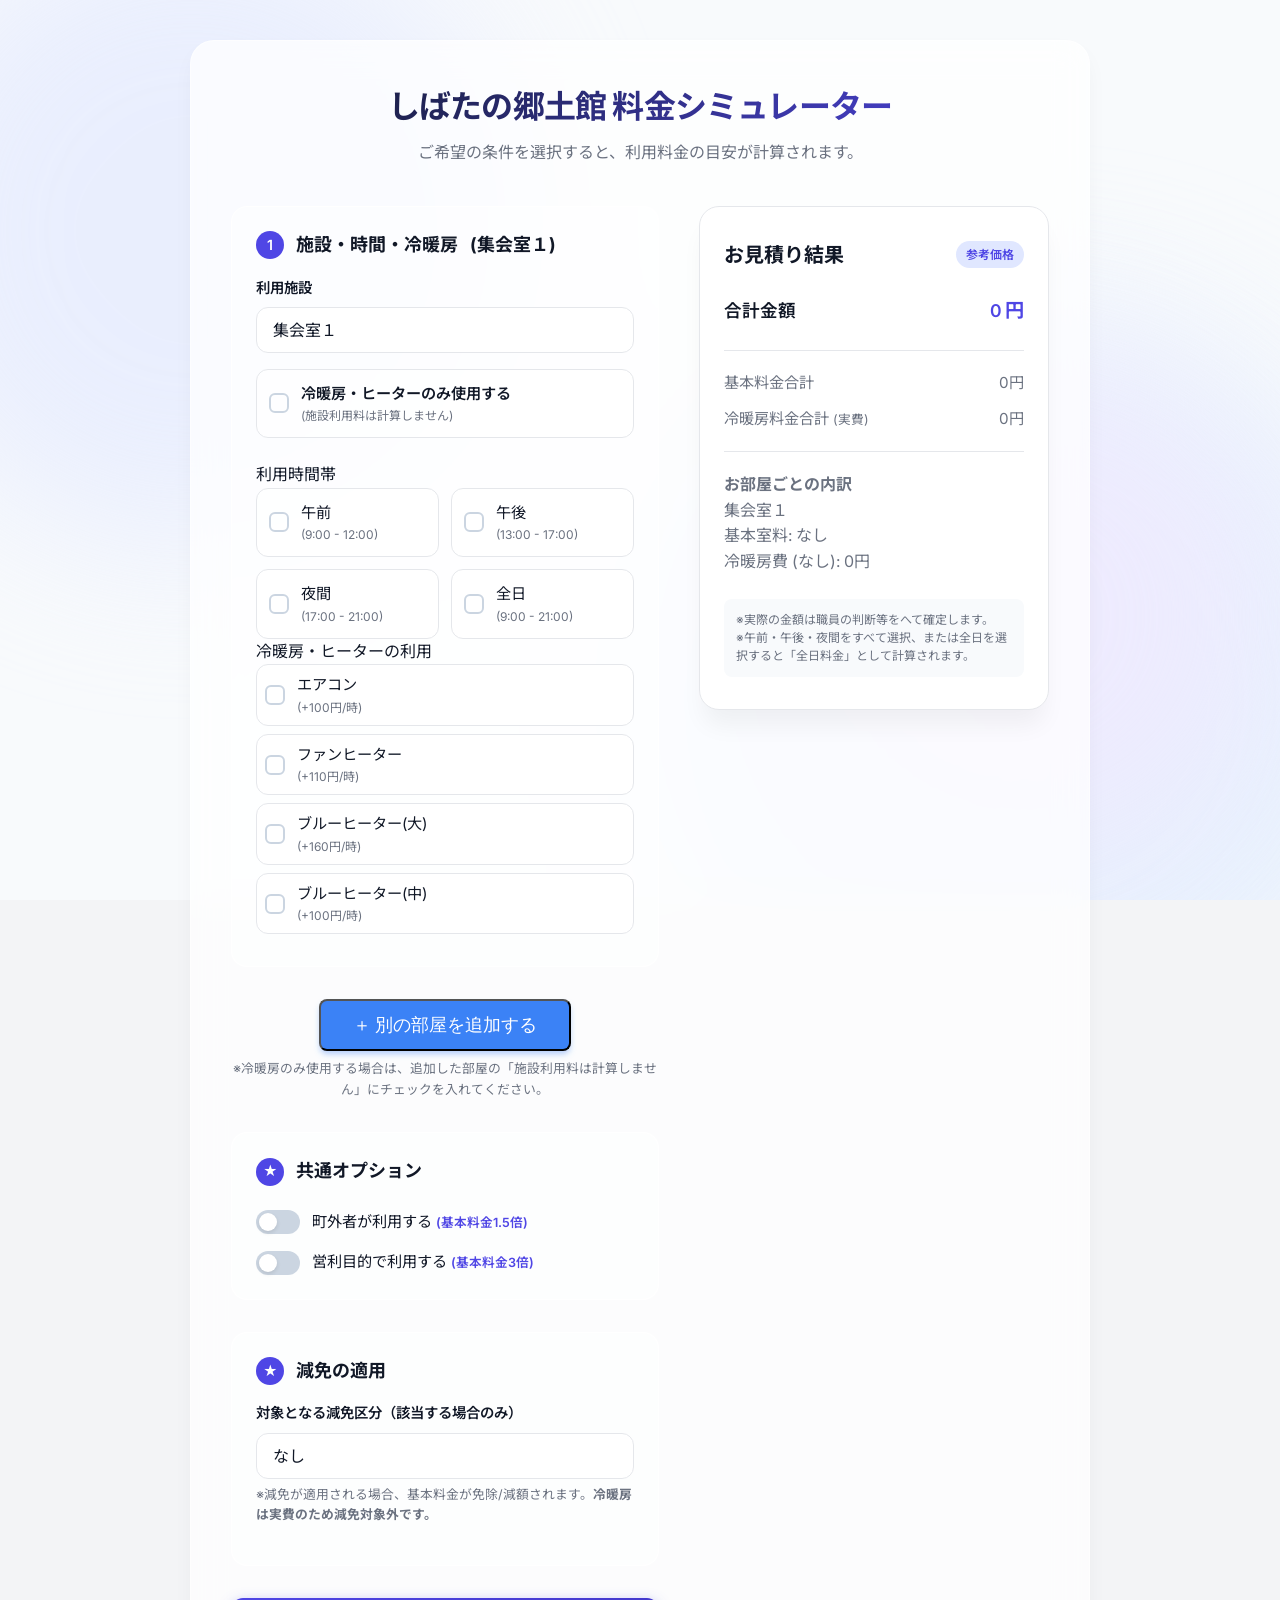
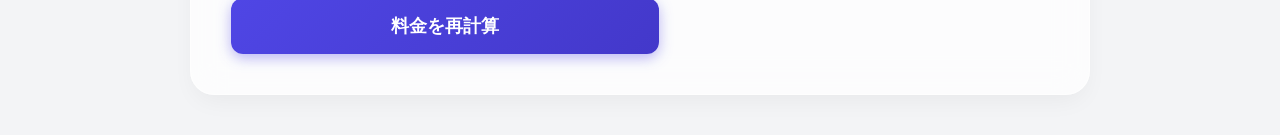
<file: index.html>
<!DOCTYPE html>
<html lang="ja">

<head>
    <meta charset="UTF-8">
    <meta name="viewport" content="width=device-width, initial-scale=1.0">
    <title>しばたの郷土館 料金シミュレーター</title>
    <meta name="description" content="しばたの郷土館の施設利用料金を自動計算するツールです。">
    <link rel="preconnect" href="https://fonts.googleapis.com">
    <link rel="preconnect" href="https://fonts.gstatic.com" crossorigin>
    <link
        href="https://fonts.googleapis.com/css2?family=Inter:wght@400;500;600;700&family=Noto+Sans+JP:wght@400;500;700&display=swap"
        rel="stylesheet">
    <link rel="stylesheet" href="./style.css">
</head>

<body>
    <div class="background-mesh">
        <div class="blob blob-1"></div>
        <div class="blob blob-2"></div>
        <div class="blob blob-3"></div>
    </div>

    <div class="container glassmorphism-panel">
        <header class="header">
            <h1>しばたの郷土館 料金シミュレーター</h1>
            <p>ご希望の条件を選択すると、利用料金の目安が計算されます。</p>
        </header>

        <main class="main-content">
            <form id="calculator-form" class="form">

                <div id="rooms-container">
                    <!-- Dynamic Room Sections will be injected here -->
                </div>

                <div class="add-room-wrapper" style="text-align: center; margin: 32px 0;">
                    <button type="button" id="add-room-btn" class="primary-btn"
                        style="color: white; font-size: 1.1rem; padding: 12px 32px; background-color: #3b82f6; box-shadow: 0 4px 6px -1px rgba(59, 130, 246, 0.4); border-radius: 8px;">＋
                        別の部屋を追加する</button>
                    <small class="helper-text"
                        style="display:block; margin-top:8px;">※冷暖房のみ使用する場合は、追加した部屋の「施設利用料は計算しません」にチェックを入れてください。</small>
                </div>

                <!-- Global Options Section -->
                <section class="form-section">
                    <h2><span class="step-num">★</span>共通オプション</h2>

                    <div class="toggles-group">
                        <label class="toggle-switch">
                            <input type="checkbox" id="out_of_town">
                            <span class="slider"></span>
                            <span class="toggle-label">町外者が利用する <small>(基本料金1.5倍)</small></span>
                        </label>

                        <label class="toggle-switch">
                            <input type="checkbox" id="for_profit">
                            <span class="slider"></span>
                            <span class="toggle-label">営利目的で利用する <small>(基本料金3倍)</small></span>
                        </label>
                    </div>
                </section>

                <!-- Reductions Section -->
                <section class="form-section">
                    <h2><span class="step-num">★</span>減免の適用</h2>
                    <div class="input-group">
                        <label for="reduction">対象となる減免区分（該当する場合のみ）</label>
                        <select id="reduction">
                            <!-- JavaScript populates this -->
                        </select>
                        <small class="helper-text">※減免が適用される場合、基本料金が免除/減額されます。<strong>冷暖房は実費のため減免対象外です。</strong></small>
                    </div>
                </section>

                <div class="form-actions">
                    <button type="submit" class="calculate-btn">
                        <span class="btn-text">料金を再計算</span>
                        <div class="loader" style="display:none;"></div>
                    </button>
                </div>
            </form>

            <!-- Result Box -->
            <aside class="result-box" id="result-box">
                <div class="result-header">
                    <h2>お見積り結果</h2>
                    <span class="badge">参考価格</span>
                </div>

                <div class="result-content">
                    <div class="price-row main-price">
                        <span>合計金額</span>
                        <div class="price-value"><span id="total-price">0</span>円</div>
                    </div>

                    <div class="divider"></div>

                    <div class="price-details" id="price-breakdown">
                        <div class="price-row summary-row">
                            <span>基本料金合計</span>
                            <span><span id="base-price">0</span>円</span>
                        </div>
                        <div class="price-row highlight-discount summary-row" id="discount-row" style="display: none;">
                            <span>→ 減免適用後</span>
                            <span><span id="discounted-base">0</span>円</span>
                        </div>
                        <div class="price-row summary-row">
                            <span>冷暖房料金合計 <small>(実費)</small></span>
                            <span><span id="total-ac-price">0</span>円</span>
                        </div>

                        <div class="divider"></div>
                        <h4>お部屋ごとの内訳</h4>
                        <div id="room-details-container">
                            <!-- JS injected details -->
                        </div>
                    </div>

                    <div class="notes">
                        <p>※実際の金額は職員の判断等をへて確定します。<br>※午前・午後・夜間をすべて選択、または全日を選択すると「全日料金」として計算されます。</p>
                    </div>
                </div>
            </aside>
        </main>
    </div>

    <!-- Template for Room -->
    <template id="room-template">
        <section class="form-section room-section">
            <div class="room-header">
                <h2><span class="step-num room-num">1</span>施設・時間・冷暖房 <span class="room-title-text"></span></h2>
                <button type="button" class="remove-room-btn text-danger" style="display:none;">削除</button>
            </div>

            <div class="input-group mt-3">
                <label>利用施設</label>
                <select class="facility-select" required>
                </select>
            </div>

            <div class="input-group">
                <label class="custom-checkbox m-0">
                    <input type="checkbox" class="ac-only-cb">
                    <span class="checkmark"></span>
                    <span class="label-text">冷暖房・ヒーターのみ使用する <small>(施設利用料は計算しません)</small></span>
                </label>
            </div>

            <div class="slots-container mt-3">
                <label class="font-semibold mb-2 block">利用時間帯</label>
                <div class="checkbox-group slots-group">
                    <label class="custom-checkbox">
                        <input type="checkbox" class="slot-cb" value="morning">
                        <span class="checkmark"></span>
                        <span class="label-text">午前 <small>(9:00 - 12:00)</small></span>
                    </label>
                    <label class="custom-checkbox">
                        <input type="checkbox" class="slot-cb" value="afternoon">
                        <span class="checkmark"></span>
                        <span class="label-text">午後 <small>(13:00 - 17:00)</small></span>
                    </label>
                    <label class="custom-checkbox">
                        <input type="checkbox" class="slot-cb" value="night">
                        <span class="checkmark"></span>
                        <span class="label-text">夜間 <small>(17:00 - 21:00)</small></span>
                    </label>
                    <label class="custom-checkbox">
                        <input type="checkbox" class="slot-cb" value="full">
                        <span class="checkmark"></span>
                        <span class="label-text">全日 <small>(9:00 - 21:00)</small></span>
                    </label>
                </div>
            </div>

            <div class="ac-container mt-3">
                <label class="font-semibold mb-2 block">冷暖房・ヒーターの利用</label>
                <div class="ac-list-container">
                    <!-- JS will populate AC items here -->
                </div>
            </div>
        </section>
    </template>

    <script src="./script.js"></script>
</body>

</html>
</file>
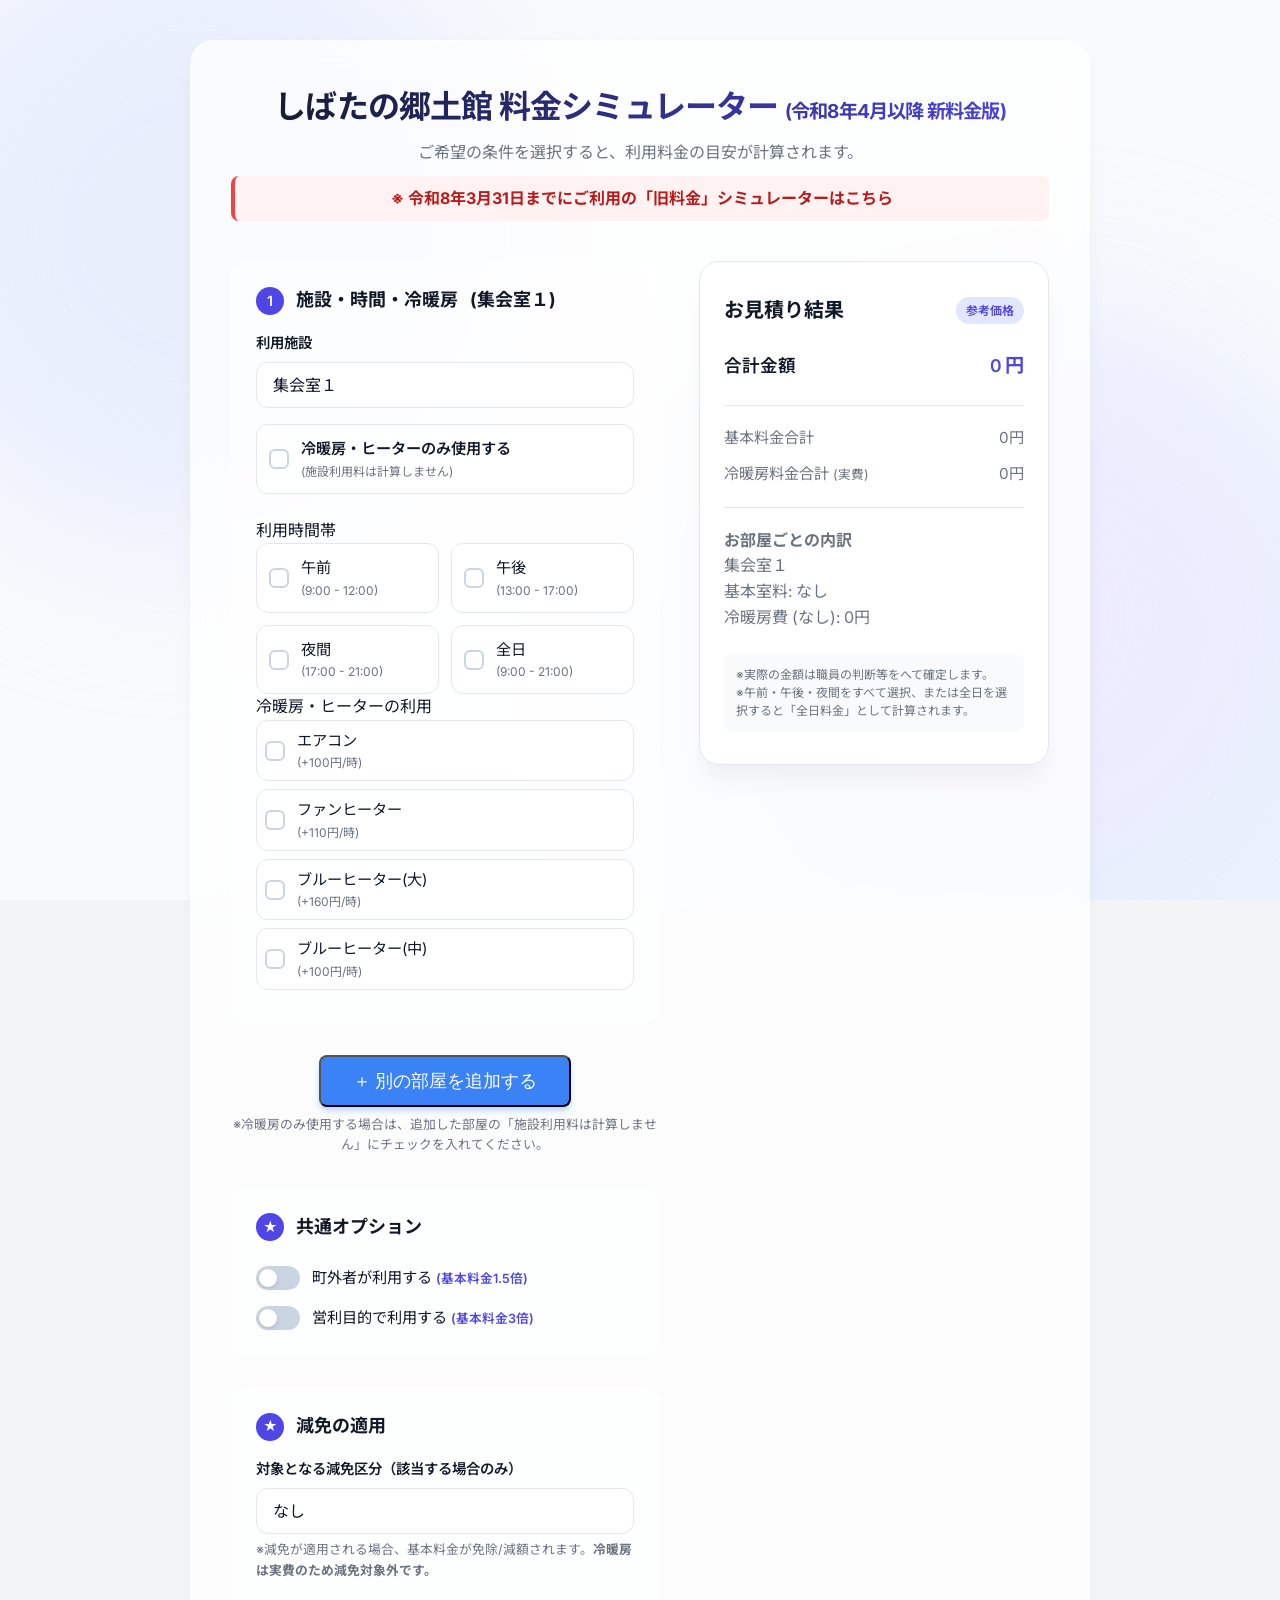
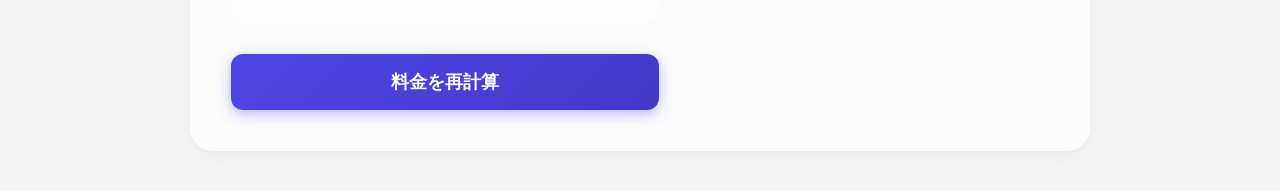
<file: new.html>
<!DOCTYPE html>
<html lang="ja">

<head>
    <meta charset="UTF-8">
    <meta name="viewport" content="width=device-width, initial-scale=1.0">
    <title>しばたの郷土館 料金シミュレーター (新料金版)</title>
    <meta name="description" content="しばたの郷土館の新施設利用料金を自動計算するツールです。">
    <link rel="preconnect" href="https://fonts.googleapis.com">
    <link rel="preconnect" href="https://fonts.gstatic.com" crossorigin>
    <link
        href="https://fonts.googleapis.com/css2?family=Inter:wght@400;500;600;700&family=Noto+Sans+JP:wght@400;500;700&display=swap"
        rel="stylesheet">
    <link rel="stylesheet" href="./style.css">
</head>

<body>
    <div class="background-mesh">
        <div class="blob blob-1"></div>
        <div class="blob blob-2"></div>
        <div class="blob blob-3"></div>
    </div>

    <div class="container glassmorphism-panel">
        <header class="header">
            <h1>しばたの郷土館 料金シミュレーター <span style="font-size: 0.6em; color: #e11d48;">(令和8年4月以降 新料金版)</span></h1>
            <p>ご希望の条件を選択すると、利用料金の目安が計算されます。</p>
            <div style="margin-top: 10px; background-color: #fef2f2; padding: 10px; border-radius: 8px; border-left: 4px solid #ef4444;">
                <a href="./index.html" style="color: #b91c1c; font-weight: bold; text-decoration: none;">※ 令和8年3月31日までにご利用の「旧料金」シミュレーターはこちら</a>
            </div>
        </header>

        <main class="main-content">
            <form id="calculator-form" class="form">

                <div id="rooms-container">
                    <!-- Dynamic Room Sections will be injected here -->
                </div>

                <div class="add-room-wrapper" style="text-align: center; margin: 32px 0;">
                    <button type="button" id="add-room-btn" class="primary-btn"
                        style="color: white; font-size: 1.1rem; padding: 12px 32px; background-color: #3b82f6; box-shadow: 0 4px 6px -1px rgba(59, 130, 246, 0.4); border-radius: 8px;">＋
                        別の部屋を追加する</button>
                    <small class="helper-text"
                        style="display:block; margin-top:8px;">※冷暖房のみ使用する場合は、追加した部屋の「施設利用料は計算しません」にチェックを入れてください。</small>
                </div>

                <!-- Global Options Section -->
                <section class="form-section">
                    <h2><span class="step-num">★</span>共通オプション</h2>

                    <div class="toggles-group">
                        <label class="toggle-switch">
                            <input type="checkbox" id="out_of_town">
                            <span class="slider"></span>
                            <span class="toggle-label">町外者が利用する <small>(基本料金1.5倍)</small></span>
                        </label>

                        <label class="toggle-switch">
                            <input type="checkbox" id="for_profit">
                            <span class="slider"></span>
                            <span class="toggle-label">営利目的で利用する <small>(基本料金3倍)</small></span>
                        </label>
                    </div>
                </section>

                <!-- Reductions Section -->
                <section class="form-section">
                    <h2><span class="step-num">★</span>減免の適用</h2>
                    <div class="input-group">
                        <label for="reduction">対象となる減免区分（該当する場合のみ）</label>
                        <select id="reduction">
                            <!-- JavaScript populates this -->
                        </select>
                        <small class="helper-text">※減免が適用される場合、基本料金が免除/減額されます。<strong>冷暖房は実費のため減免対象外です。</strong></small>
                    </div>
                </section>

                <div class="form-actions">
                    <button type="submit" class="calculate-btn">
                        <span class="btn-text">料金を再計算</span>
                        <div class="loader" style="display:none;"></div>
                    </button>
                </div>
            </form>

            <!-- Result Box -->
            <aside class="result-box" id="result-box">
                <div class="result-header">
                    <h2>お見積り結果</h2>
                    <span class="badge">参考価格</span>
                </div>

                <div class="result-content">
                    <div class="price-row main-price">
                        <span>合計金額</span>
                        <div class="price-value"><span id="total-price">0</span>円</div>
                    </div>

                    <div class="divider"></div>

                    <div class="price-details" id="price-breakdown">
                        <div class="price-row summary-row">
                            <span>基本料金合計</span>
                            <span><span id="base-price">0</span>円</span>
                        </div>
                        <div class="price-row highlight-discount summary-row" id="discount-row" style="display: none;">
                            <span>→ 減免適用後</span>
                            <span><span id="discounted-base">0</span>円</span>
                        </div>
                        <div class="price-row summary-row">
                            <span>冷暖房料金合計 <small>(実費)</small></span>
                            <span><span id="total-ac-price">0</span>円</span>
                        </div>

                        <div class="divider"></div>
                        <h4>お部屋ごとの内訳</h4>
                        <div id="room-details-container">
                            <!-- JS injected details -->
                        </div>
                    </div>

                    <div class="notes">
                        <p>※実際の金額は職員の判断等をへて確定します。<br>※午前・午後・夜間をすべて選択、または全日を選択すると「全日料金」として計算されます。</p>
                    </div>
                </div>
            </aside>
        </main>
    </div>

    <!-- Template for Room -->
    <template id="room-template">
        <section class="form-section room-section">
            <div class="room-header">
                <h2><span class="step-num room-num">1</span>施設・時間・冷暖房 <span class="room-title-text"></span></h2>
                <button type="button" class="remove-room-btn text-danger" style="display:none;">削除</button>
            </div>

            <div class="input-group mt-3">
                <label>利用施設</label>
                <select class="facility-select" required>
                </select>
            </div>

            <div class="input-group">
                <label class="custom-checkbox m-0">
                    <input type="checkbox" class="ac-only-cb">
                    <span class="checkmark"></span>
                    <span class="label-text">冷暖房・ヒーターのみ使用する <small>(施設利用料は計算しません)</small></span>
                </label>
            </div>

            <div class="slots-container mt-3">
                <label class="font-semibold mb-2 block">利用時間帯</label>
                <div class="checkbox-group slots-group">
                    <label class="custom-checkbox">
                        <input type="checkbox" class="slot-cb" value="morning">
                        <span class="checkmark"></span>
                        <span class="label-text">午前 <small>(9:00 - 12:00)</small></span>
                    </label>
                    <label class="custom-checkbox">
                        <input type="checkbox" class="slot-cb" value="afternoon">
                        <span class="checkmark"></span>
                        <span class="label-text">午後 <small>(13:00 - 17:00)</small></span>
                    </label>
                    <label class="custom-checkbox">
                        <input type="checkbox" class="slot-cb" value="night">
                        <span class="checkmark"></span>
                        <span class="label-text">夜間 <small>(17:00 - 21:00)</small></span>
                    </label>
                    <label class="custom-checkbox">
                        <input type="checkbox" class="slot-cb" value="full">
                        <span class="checkmark"></span>
                        <span class="label-text">全日 <small>(9:00 - 21:00)</small></span>
                    </label>
                </div>
            </div>

            <div class="ac-container mt-3">
                <label class="font-semibold mb-2 block">冷暖房・ヒーターの利用</label>
                <div class="ac-list-container">
                    <!-- JS will populate AC items here -->
                </div>
            </div>
        </section>
    </template>

    <script src="./script_new.js"></script>
</body>

</html>
</file>
<file: style.css>
:root {
    --primary: #4f46e5;
    --primary-hover: #4338ca;
    --bg-color: #f3f4f6;
    --panel-bg: rgba(255, 255, 255, 0.75);
    --glass-border: rgba(255, 255, 255, 0.5);
    --text-main: #111827;
    --text-muted: #6b7280;
    --border-color: #e5e7eb;
    --transition: 0.3s cubic-bezier(0.4, 0, 0.2, 1);
    --shadow: 0 10px 25px -5px rgba(0, 0, 0, 0.05), 0 8px 10px -6px rgba(0, 0, 0, 0.01);
}

* {
    box-sizing: border-box;
    margin: 0;
    padding: 0;
}

body {
    font-family: 'Inter', 'Noto Sans JP', sans-serif;
    background-color: var(--bg-color);
    color: var(--text-main);
    line-height: 1.6;
    min-height: 100vh;
    display: flex;
    justify-content: center;
    align-items: center;
    position: relative;
    overflow-x: hidden;
}

/* Background Mesh Gradient */
.background-mesh {
    position: fixed;
    top: 0;
    left: 0;
    width: 100vw;
    height: 100vh;
    z-index: -1;
    overflow: hidden;
    background: #f8fafc;
}

.blob {
    position: absolute;
    filter: blur(80px);
    opacity: 0.6;
    border-radius: 50%;
    animation: float 20s infinite ease-in-out alternate;
}

.blob-1 {
    top: -10%;
    left: -10%;
    width: 50vw;
    height: 50vw;
    background: #e0e7ff;
    animation-delay: 0s;
}

.blob-2 {
    bottom: -20%;
    right: -10%;
    width: 60vw;
    height: 60vw;
    background: #dbeafe;
    animation-delay: -5s;
}

.blob-3 {
    top: 40%;
    left: 60%;
    width: 40vw;
    height: 40vw;
    background: #f3e8ff;
    animation-delay: -10s;
}

@keyframes float {
    0% { transform: translate(0, 0) scale(1); }
    100% { transform: translate(5%, 10%) scale(1.1); }
}

/* Glassmorphism Panel */
.glassmorphism-panel {
    background: var(--panel-bg);
    backdrop-filter: blur(16px);
    -webkit-backdrop-filter: blur(16px);
    border: 1px solid var(--glass-border);
    border-radius: 24px;
    box-shadow: var(--shadow);
    width: 90%;
    max-width: 900px;
    margin: 40px auto;
    padding: 40px;
    position: relative;
    z-index: 1;
}

.header {
    text-align: center;
    margin-bottom: 40px;
}

.header h1 {
    font-size: 2rem;
    font-weight: 700;
    letter-spacing: -0.025em;
    color: var(--text-main);
    margin-bottom: 8px;
    background: linear-gradient(135deg, #111827, #4f46e5);
    -webkit-background-clip: text;
    -webkit-text-fill-color: transparent;
}

.header p {
    color: var(--text-muted);
    font-size: 1rem;
}

/* Main Layout */
.main-content {
    display: grid;
    grid-template-columns: 1fr 350px;
    gap: 40px;
}

@media (max-width: 800px) {
    .main-content {
        grid-template-columns: 1fr;
    }
}

/* Form Styles */
.form-section {
    margin-bottom: 32px;
    background: rgba(255, 255, 255, 0.4);
    padding: 24px;
    border-radius: 16px;
    border: 1px solid rgba(255, 255, 255, 0.8);
}

.form-section h2 {
    font-size: 1.125rem;
    margin-bottom: 16px;
    display: flex;
    align-items: center;
    gap: 12px;
}

.step-num {
    background: var(--primary);
    color: white;
    width: 28px;
    height: 28px;
    border-radius: 50%;
    display: inline-flex;
    justify-content: center;
    align-items: center;
    font-size: 0.875rem;
    font-weight: 600;
}

.input-group {
    margin-bottom: 16px;
    display: flex;
    flex-direction: column;
}

.input-group label {
    font-size: 0.9rem;
    font-weight: 600;
    margin-bottom: 8px;
    color: var(--text-main);
}

select, input[type="number"] {
    width: 100%;
    padding: 12px 16px;
    border-radius: 12px;
    border: 1px solid var(--border-color);
    background: rgba(255, 255, 255, 0.8);
    font-family: inherit;
    font-size: 1rem;
    color: var(--text-main);
    transition: var(--transition);
    appearance: none;
    outline: none;
}

select:focus, input[type="number"]:focus {
    border-color: var(--primary);
    box-shadow: 0 0 0 3px rgba(79, 70, 229, 0.15);
}

.helper-text {
    font-size: 0.8rem;
    color: var(--text-muted);
    margin-top: 6px;
}

/* Checkboxes (Slots) */
.slots-group {
    display: grid;
    grid-template-columns: repeat(2, 1fr);
    gap: 12px;
}

.custom-checkbox {
    position: relative;
    display: flex;
    padding: 12px;
    border-radius: 12px;
    border: 1px solid var(--border-color);
    background: rgba(255, 255, 255, 0.6);
    cursor: pointer;
    transition: var(--transition);
    align-items: center;
}

.custom-checkbox:hover {
    border-color: #cbd5e1;
    background: rgba(255, 255, 255, 0.9);
}

.custom-checkbox input {
    position: absolute;
    opacity: 0;
    cursor: pointer;
}

.checkmark {
    width: 20px;
    height: 20px;
    border: 2px solid #cbd5e1;
    border-radius: 6px;
    margin-right: 12px;
    display: inline-flex;
    justify-content: center;
    align-items: center;
    transition: var(--transition);
}

.custom-checkbox input:checked ~ .checkmark {
    background-color: var(--primary);
    border-color: var(--primary);
}

.custom-checkbox input:checked ~ .checkmark::after {
    content: '';
    width: 6px;
    height: 11px;
    border: solid white;
    border-width: 0 2px 2px 0;
    transform: rotate(45deg);
    margin-bottom: 2px;
}

.custom-checkbox input:checked ~ .label-text {
    font-weight: 600;
}

.label-text {
    font-size: 0.95rem;
}

.label-text small {
    display: block;
    font-size: 0.75rem;
    color: var(--text-muted);
    font-weight: 400;
}

/* Toggles */
.toggles-group {
    display: flex;
    flex-direction: column;
    gap: 16px;
    margin-top: 24px;
}

.toggle-switch {
    display: flex;
    align-items: center;
    cursor: pointer;
}

.toggle-switch input {
    opacity: 0;
    width: 0;
    height: 0;
}

.slider {
    position: relative;
    width: 44px;
    height: 24px;
    background-color: #cbd5e1;
    border-radius: 24px;
    transition: var(--transition);
    margin-right: 12px;
    flex-shrink: 0;
}

.slider:before {
    position: absolute;
    content: "";
    height: 18px;
    width: 18px;
    left: 3px;
    bottom: 3px;
    background-color: white;
    border-radius: 50%;
    transition: var(--transition);
    box-shadow: 0 2px 4px rgba(0,0,0,0.1);
}

.toggle-switch input:checked + .slider {
    background-color: var(--primary);
}

.toggle-switch input:checked + .slider:before {
    transform: translateX(20px);
}

.toggle-label {
    font-size: 0.95rem;
}

.toggle-label small {
    color: var(--primary);
    font-weight: 600;
}

/* Button */
.calculate-btn {
    width: 100%;
    padding: 16px;
    border-radius: 12px;
    border: none;
    background: linear-gradient(135deg, var(--primary), var(--primary-hover));
    color: white;
    font-size: 1.1rem;
    font-weight: 600;
    cursor: pointer;
    transition: var(--transition);
    box-shadow: 0 4px 14px rgba(79, 70, 229, 0.4);
    display: flex;
    justify-content: center;
    align-items: center;
}

.calculate-btn:hover {
    transform: translateY(-2px);
    box-shadow: 0 6px 20px rgba(79, 70, 229, 0.5);
}

.calculate-btn:active {
    transform: translateY(0);
}

/* Loader */
.loader {
    width: 24px;
    height: 24px;
    border: 3px solid rgba(255,255,255,0.3);
    border-radius: 50%;
    border-top-color: white;
    animation: spin 1s ease-in-out infinite;
}

@keyframes spin {
    to { transform: rotate(360deg); }
}

/* Result Box */
.result-box {
    background: white;
    border-radius: 20px;
    padding: 32px 24px;
    box-shadow: 0 20px 25px -5px rgba(0, 0, 0, 0.05);
    height: fit-content;
    position: sticky;
    top: 40px;
    border: 1px solid var(--border-color);
}

.result-header {
    display: flex;
    justify-content: space-between;
    align-items: center;
    margin-bottom: 24px;
}

.result-header h2 {
    font-size: 1.25rem;
    font-weight: 700;
}

.badge {
    background: #e0e7ff;
    color: var(--primary);
    padding: 4px 10px;
    border-radius: 20px;
    font-size: 0.75rem;
    font-weight: 600;
}

.price-row {
    display: flex;
    justify-content: space-between;
    align-items: baseline;
    margin-bottom: 12px;
    font-size: 0.95rem;
}

.main-price {
    margin-bottom: 24px;
}

.main-price span:first-child {
    font-weight: 600;
    font-size: 1.1rem;
}

.price-value {
    font-size: 1.2rem;
    font-weight: 700;
    color: var(--primary);
}

.price-value span {
    font-size: 2.5rem;
    letter-spacing: -0.05em;
    margin-right: 4px;
}

.divider {
    height: 1px;
    background: var(--border-color);
    margin: 20px 0;
}

.price-details {
    color: var(--text-muted);
}

.highlight-discount {
    color: #10b981;
    font-weight: 600;
}

.notes {
    margin-top: 24px;
    font-size: 0.75rem;
    color: var(--text-muted);
    background: #f8fafc;
    padding: 12px;
    border-radius: 8px;
    line-height: 1.5;
}

/* Animations */
.fade-in {
    animation: fadeIn 0.4s ease forwards;
}

@keyframes fadeIn {
    from { opacity: 0; transform: translateY(10px); }
    to { opacity: 1; transform: translateY(0); }
}
</file>
